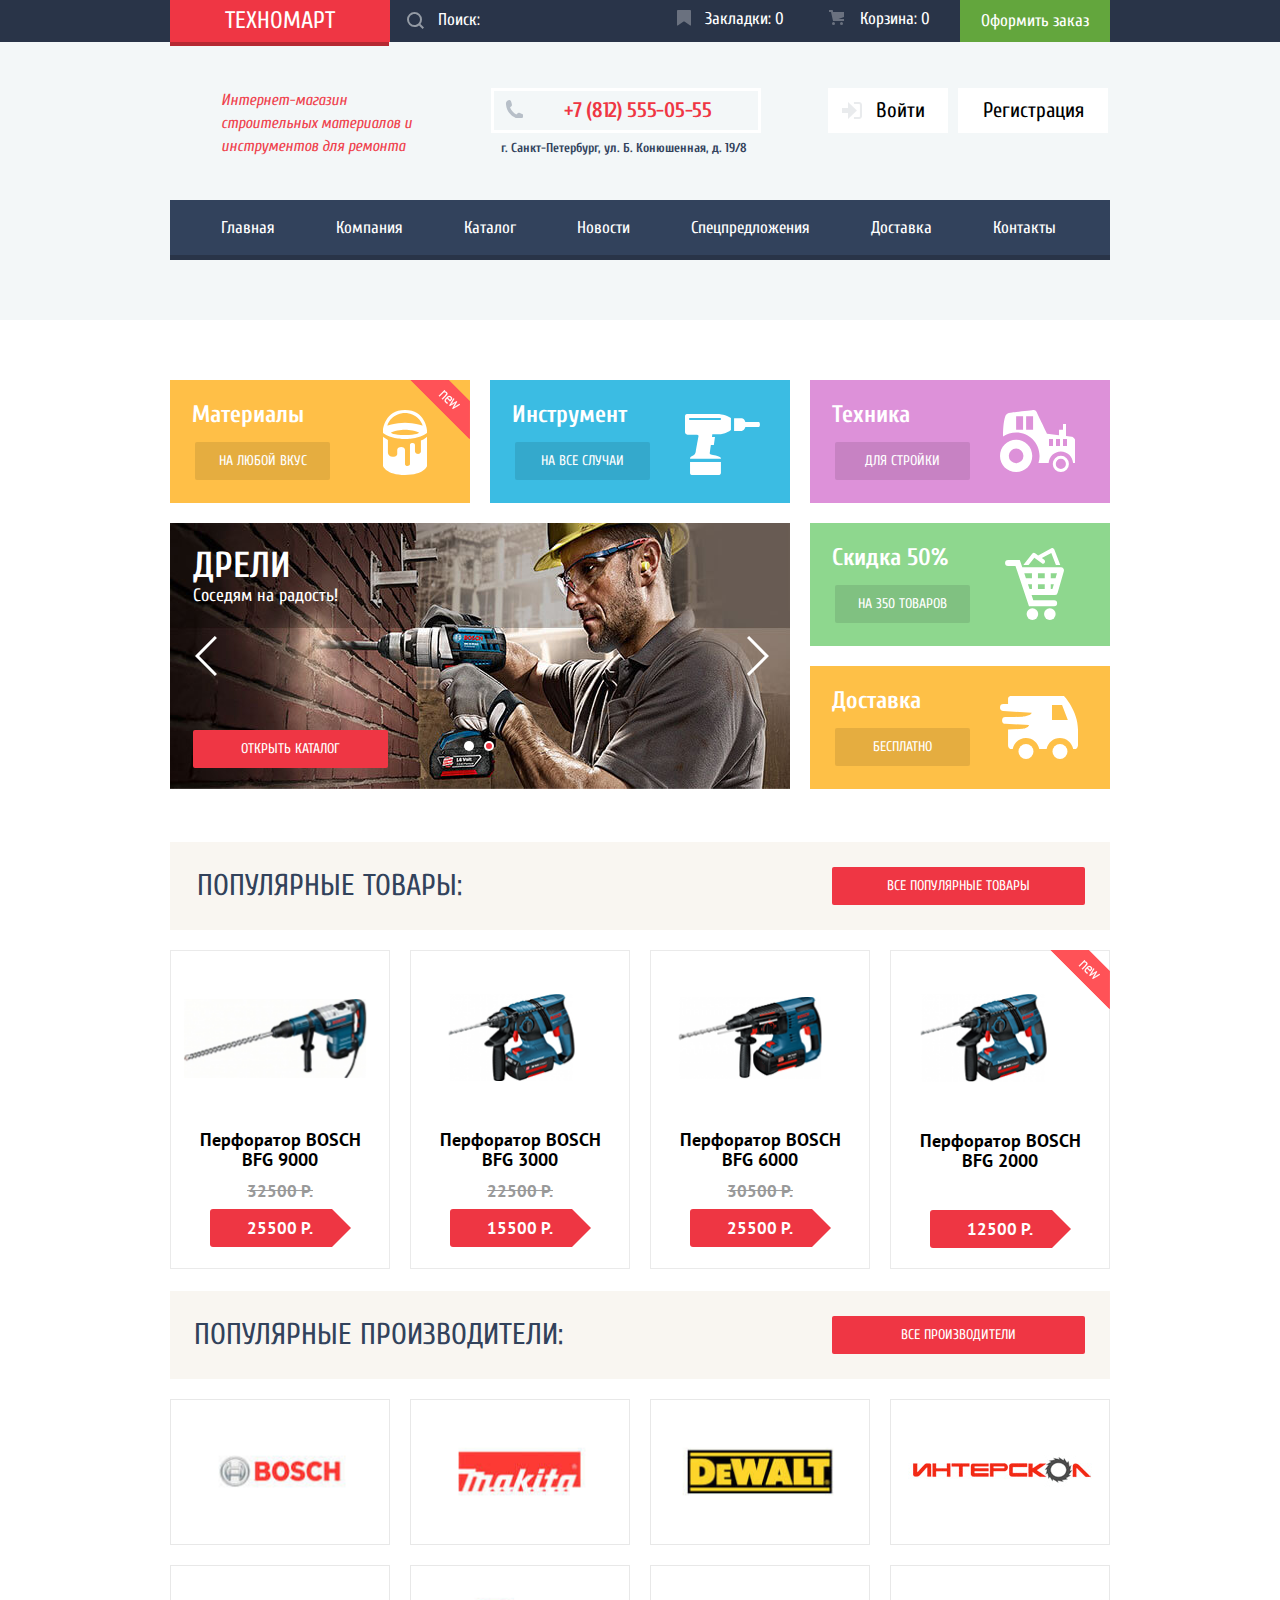
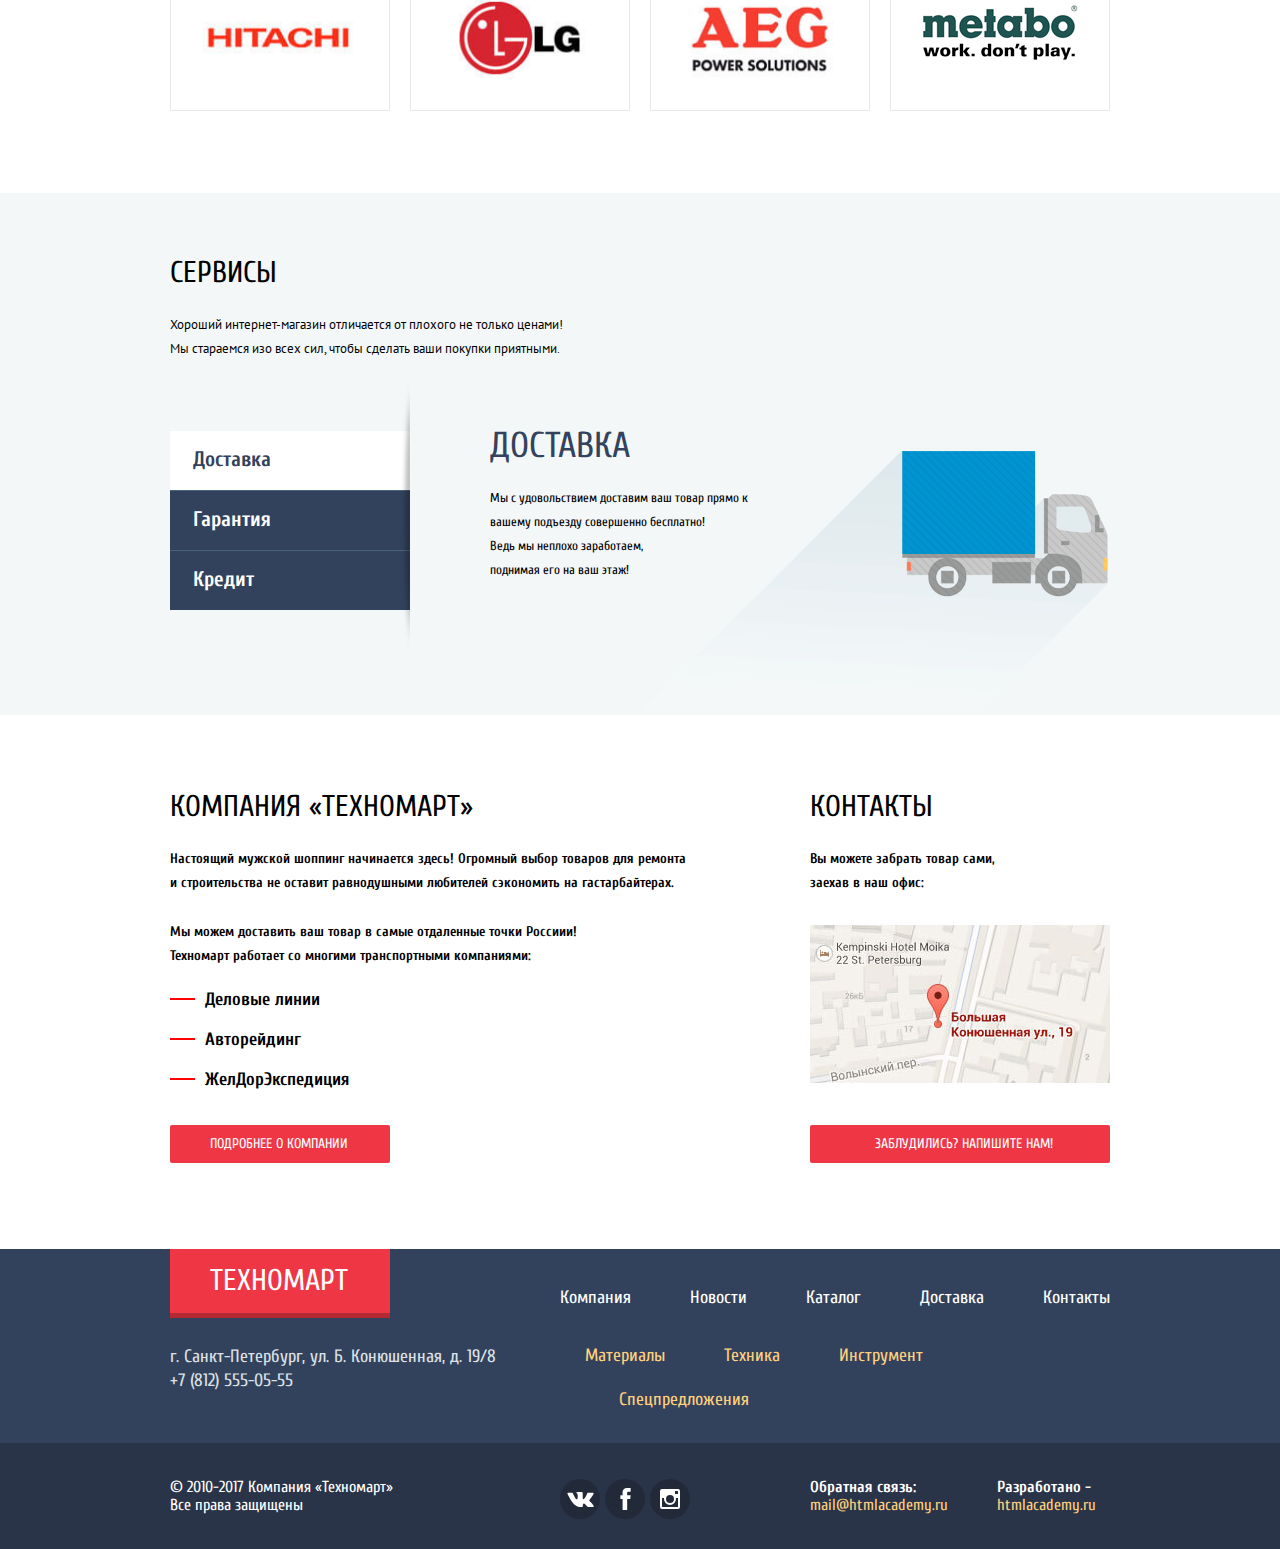
<file: index.html>
<!DOCTYPE html>
<html lang="ru">
<head>
	<meta charset="UTF-8">
	<title>Technomart</title>
	<link href="css/minnormalize.css" rel="stylesheet">
	<link href="css/minstyle.css" rel="stylesheet" >
</head>
<body>

  	<header class="main-header">
		
		<div class="main-header-wrapper">
			<div class="container">

			  	<section class="order-navigation">
			  		<a class="logo">Техномарт</a>

			  		<form action="#" method="post" class="search-form">
			  			<label for="search-request">
                			<span class="visually-hidden">Поиск по сайту:</span>
              			</label>
  						<input class="search-field" type="search" name="search-request" id="search-request" placeholder="Поиск:" autocomplete="on">
  						<button class="button visually-hidden" type="submit" value="Поиск" tabindex="-1">Поиск</button>

					</form>
					
					<a href="#" class="bookmarks">Закладки: 0</a>
					<a href="#" class="basket">Корзина: 0</a>
			  		<a href="#" class="order">Оформить заказ</a>
			  	</section>

			</div>
		</div>

		<div class="address-wrapper">
			<div class="container">	
				<section class="address">
					<h1>Интернет-магазин строительных материалов и инструментов для ремонта</h1>
					
					<div class="address-item">
						<p class="tel">+7 (812) 555-05-55</p>
						<span>г. Санкт-Петербург, ул. Б. Конюшенная, д. 19/8</span>
					</div>

					<button type=button class="enter">Войти</button>
					<button type=button class="registration">Регистрация</button>
				</section>	
			</div>			

		        <nav class="container main-navigation">
		        	<ul class="site-navigation">
		        		<li><a>Главная</a></li>
		        		<li><a href="#">Компания</a></li>
		        		<li><a href="catalog.html">Каталог</a></li>
		        		<li><a href="#">Новости</a></li>
		        		<li><a href="#">Спецпредложения</a></li>
		        		<li><a href="#">Доставка</a></li>
		        		<li><a href="#">Контакты</a></li>
		        	</ul>
		        </nav>

        </div>
		
  	</header>

	<main>
	
		<div class="container">
			<section class="description">

				<div class="description-items">
					<div class="description-item1">
						<h3>Материалы</h3>
						<a href="#">на любой вкус</a>
					</div>
					<div class="description-item2">
						<h3>Инструмент</h3>
						<a href="#">на все случаи</a>
					</div>
					<div class="description-item3">
						<h3>Техника</h3>
						<a href="#">для стройки</a>
					</div>
				</div>
				
				<div class="description-items-slider">
					<div class="description-right">
						<div class="description-item4">
							<h3>Скидка 50%</h3>
							<a href="#">на 350 товаров</a>
						</div>
						<div class="description-item5">
							<h3>Доставка</h3>
							<a href="#">бесплатно</a>
						</div>
					</div>
					
					
					<section class="slider">

						<button type="button" class="slider-button-left"></button>
						<button type="button" class="slider-button-right"></button>
						<ul class="slider-controls">
							<li>
								<input class="visually-hidden slider-circle" type="radio" name="slider-group" id="slide-first">
								<label for="slide-first"></label>
							</li>
							<li>
								<input class="visually-hidden slider-circle" type="radio" name="slider-group" id="slide-second" checked>
								<label for="slide-second"></label>
							</li>
						</ul>

						<a href="catalog.html" class="button">Открыть каталог</a>

						<div class="slide-first">
							<img src="img/slider1.jpg" alt="Экземпляр дрели" width="620" height="265">
							<div class="slider-item">
								<p>Дрели</p>
								<span>Соседям на радость!</span>
							</div>
						</div>

						<div class="slide-second">
							<img src="img/slider2.jpg" alt="Экземпляр перфоратора" width="620" height="265">	
							<div class="slider-item">
								<p>Перфораторы</p>
								<span>Настоящие мужские игрушки</span>
							</div>
						</div>
						
					</section>
										
				</div>

			</section>

			<section class="popular-products">

				<div class="popular-products-item">
					<h2>Популярные товары:</h2>
					<a href="#" class="button">Все популярные товары</a>
				</div>
				
				<div class="products-wrapper">
					<div class="product">
						<img class="img1" src="img/product1.png" alt="Перфоратор BOSCH BFG 9000" width="220" height="88">
						<p class="product-text">Перфоратор BOSCH BFG 9000</p>
						<div class="old-price">32500 Р.</div>
						<div class="new-price">25500 Р.</div>
						<div class="product-item">
							<button type="button" class="product-buy">Купить</button>
							<button type="button" class="product-bookmarks">В закладки</button>
						</div>
					</div>
					<div class="product">
						<img class="img2" src="img/product2.png" alt="Перфоратор BOSCH BFG 3000" width="220" height="88">
						<p class="product-text">Перфоратор BOSCH BFG 3000</p>
						<div class="old-price">22500 Р.</div>
						<div class="new-price">15500 Р.</div>
						<div class="product-item">
							<button type="button" class="product-buy">Купить</button>
							<button type="button" class="product-bookmarks">В закладки</button>
						</div>
					</div>
					<div class="product">
						<img class="img3" src="img/product3.png" alt="Перфоратор BOSCH BFG 6000" width="220" height="88">
						<p class="product-text">Перфоратор BOSCH BFG 6000</p>
						<div class="old-price">30500 Р.</div>
						<div class="new-price">25500 Р.</div>
						<div class="product-item">
							<button type="button" class="product-buy">Купить</button>
							<button type="button" class="product-bookmarks">В закладки</button>
						</div>
					</div>
					<div class="product new">
						<img class="img4" src="img/product4.png" alt="Перфоратор BOSCH BFG 2000" width="220" height="88">
						<p class="product-text">Перфоратор BOSCH BFG 2000</p>
						<div class="old-price hidden">32500 Р.</div>
						<div class="new-price">12500 Р.</div>
						<div class="product-item">
							<button type="button" class="product-buy">Купить</button>
							<button type="button" class="product-bookmarks">В закладки</button>
						</div>
					</div>

				</div>

			</section>

			<section class="popular-producers">
				
				<div class="popular-producers-item">
					<h2>Популярные производители:</h2>
					<a href="#" class="button">Все производители</a>
				</div>
				
				<div class="products-wrapper products-wrapper2">
					<a href="#"><img src="img/bosh.jpg" alt="BOSCH" width="220" height="145"></a>
					<a href="#"><img src="img/makita.jpg" alt="Makita" width="220" height="145"></a>
					<a href="#"><img src="img/dewalt.jpg" alt="DeWALT" width="220" height="145"></a>
					<a href="#"><img src="img/interscol.png" alt="Интерскол" width="220" height="145"></a>
					<a href="#"><img src="img/hitachi.jpg" alt="Hitachi" width="220" height="145"></a>
					<a href="#"><img src="img/lg.jpg" alt="LG" width="220" height="145"></a>
					<a href="#"><img src="img/aeg.jpg" alt="AEG" width="220" height="145"></a>
					<a href="#"><img src="img/metabo.png" alt="Metabo" width="220" height="145"></a>
					
				</div>

			</section>

		</div>
		
			<section class="service service-wrapper">
				<div class="container">
					<h3>Сервисы</h3>
					<p class="service-text">Хороший интернет-магазин отличается от плохого не только ценами!<br>
					   Мы стараемся изо всех сил, чтобы сделать ваши покупки приятными.</p>

					<div class="tabs"> 
						<input id="tab1" type="radio" name="tabs" checked> 
						<label for="tab1"><a class="tabs-text">Доставка</a></label>

						<input id="tab2" type="radio" name="tabs"> 
						<label for="tab2"><a class="tabs-text">Гарантия</a></label> 

						<input id="tab3" type="radio" name="tabs"> 
						<label class="tab3" for="tab3"><a class="tabs-text">Кредит</a></label> 
						
						<div id="content1" class="content content1"> 
							<h4>Доставка</h4>
							<p>Мы с удовольствием доставим ваш товар прямо к вашему подъезду совершенно бесплатно!<br>
							   Ведь мы неплохо заработаем,<br> поднимая его на ваш этаж!</p> 
						</div>

						<div id="content2" class="content content2"> 
							<h4>Гарантия</h4>
							<p>Если купленный у нас товар поломается или заискрит,<br>
							   а также в случае пожара, спровоцированного его возгаранием,
							   вы всегда можете быть уверены в нашей гарантии. Мы обменяем
							   сгоревший товар на новый.<br> Дом уж восстановите как-нибудь сами.</p>
						</div> 

						<div id="content3" class="content content3"> 
							<h4>Кредит</h4>
							<p class="service-list-text">Залезть в долговую яму стало проще!<br>
						   		Кредитные консультанты придут вам на помощь.</p>
						   	<a  href="#" class="service-button">Отправить заявку</a> 
						</div>
			
					</div>

				</div>
			</section>
			
			<div class="container">
				<div class="about-contacts">
					<section class="about-us">
						
						<h3>Компания «Техномарт»</h3>
						<p class="about-us-text1">Настоящий мужской шоппинг начинается здесь! Огромный выбор товаров для ремонта и строительства не оставит равнодушными любителей сэкономить на гастарбайтерах.</p>
						<p class="about-us-text2">Мы можем доставить ваш товар в самые отдаленные точки Россиии!
						  <br>Техномарт работает со многими транспортными компаниями:</p>
						<ul class="about-us-list">
							<li class="about-us-text3">Деловые линии</li>
							<li class="about-us-text3">Авторейдинг</li>
							<li class="about-us-text3">ЖелДорЭкспедиция</li>
						</ul>

						<a href="#" class="button">Подробнее о компании</a>

					</section>

					<section class="contacts">
						
						<h3>Контакты</h3>
						<p>Вы можете забрать товар сами, заехав в наш офис:</p>

						<a href="" class="contacts-map"><img src="img/small-map.jpg" alt="Адрес г.Санкт-Петербург, ул. Конюшенная, д. 19/8" width="300" height="160"></a>
						<a href="#" class="button contacts-button">Заблудились? Напишите нам!</a>
						
					</section>
				</div>
			</div>
	</main>

	<section class="navigation">
		<div class="container">
			<div class="navigation-items">
				<div class="navigation-item-left">
					<a class="logo">Техномарт</a>
					<p class="navigation-text">г. Санкт-Петербург, ул. Б. Конюшенная, д. 19/8<br>		
					   +7 (812) 555-05-55</p>
				</div>
				<div class="navigation-item-right">
					<div class="navigation-list">
						<ul class="navigation-list-top">
			        		<li><a href="#">Компания</a></li>
			        		<li><a href="#">Новости</a></li>
			        		<li><a href="catalog.html">Каталог</a></li>
			        		<li><a href="#">Доставка</a></li>
			        		<li><a href="#">Контакты</a></li>
			        	</ul>
			        	<ul class="navigation-list-bottom">
			        		<li><a href="#" class="orange">Материалы</a></li>
			        		<li><a href="#" class="orange">Техника</a></li>
			        		<li><a href="#" class="orange">Инструмент</a></li>
			        		<li><a href="#" class="orange">Спецпредложения</a></li>
			        	</ul>
		        	</div>
				</div>
			</div>
		</div>
	</section>

	<footer>
		<div class="container">
			<div class="footer-items">
				<p class="footer-left">&copy; 2010-2017 Компания «Техномарт»<br> Все права защищены</p>
				<ul>
					<li><a class="footer-social social-button" href="#">
						<span class="visually-hidden">Подписывайтесь на нас в Вконтакте</span>
						<svg xmlns="http://www.w3.org/2000/svg" width="27" height="15" viewBox="0 0 26.14 14.91">
      							<path d="M26 13.47l-.09-.17a13.55 13.55 0 0 0-2.6-3q-.87-.83-1.1-1.12A1 1 0 0 1 22 8a10.27 10.27 0 0 1 1.22-1.78l.88-1.16q2.35-3.13 2-4L26 .94a.8.8 0 0 0-.4-.22 2.14 2.14 0 0 0-.87 0h-3.92a.51.51 0 0 0-.27 0h-.3a.6.6 0 0 0-.15.14.93.93 0 0 0-.14.24 22.22 22.22 0 0 1-1.46 3.06q-.5.84-.93 1.46a7 7 0 0 1-.71.91 4.94 4.94 0 0 1-.52.47q-.23.18-.35.15l-.23-.05a.9.9 0 0 1-.31-.33 1.49 1.49 0 0 1-.16-.53v-.55-.65-.57-1.12-1-.75a3.14 3.14 0 0 0 0-.62 2.12 2.12 0 0 0-.14-.44.73.73 0 0 0-.28-.33 1.57 1.57 0 0 0-.46-.18A9 9 0 0 0 12.57 0a8.93 8.93 0 0 0-3.25.33 1.83 1.83 0 0 0-.52.41q-.25.3-.07.33a1.67 1.67 0 0 1 1.16.59l.08.16a2.6 2.6 0 0 1 .19.63 6.32 6.32 0 0 1 .12 1 10.59 10.59 0 0 1 0 1.7q-.07.71-.13 1.1a2.21 2.21 0 0 1-.18.64 2.69 2.69 0 0 1-.16.3l-.07.07a1 1 0 0 1-.37.07.86.86 0 0 1-.46-.19 3.27 3.27 0 0 1-.56-.52 7 7 0 0 1-.66-.93q-.37-.6-.76-1.42l-.22-.39q-.2-.38-.56-1.11t-.62-1.43A.9.9 0 0 0 5.2.9h-.07a.93.93 0 0 0-.22-.16A1.44 1.44 0 0 0 4.6.65L.87.68A1 1 0 0 0 .1.94L0 1a.44.44 0 0 0 0 .22 1.08 1.08 0 0 0 .08.37Q.9 3.53 1.86 5.31t1.66 2.87Q4.23 9.27 5 10.24t1 1.24l.37.41.34.33a8.06 8.06 0 0 0 1 .78 16.34 16.34 0 0 0 1.4.9 7.6 7.6 0 0 0 1.79.72 6.19 6.19 0 0 0 2 .22h1.57a1.08 1.08 0 0 0 .72-.3l.05-.07a.9.9 0 0 0 .1-.25 1.38 1.38 0 0 0 0-.37 4.48 4.48 0 0 1 .09-1.05 2.77 2.77 0 0 1 .23-.71 1.74 1.74 0 0 1 .29-.4 1.19 1.19 0 0 1 .23-.2h.11a.86.86 0 0 1 .77.21 4.52 4.52 0 0 1 .83.79q.39.47.93 1.05a6.41 6.41 0 0 0 1 .87l.27.16a3.31 3.31 0 0 0 .71.3 1.53 1.53 0 0 0 .76.07l3.48-.05a1.58 1.58 0 0 0 .8-.17.68.68 0 0 0 .34-.37 1.06 1.06 0 0 0 0-.46 1.71 1.71 0 0 0-.1-.36z" fill="#fff">
     							</path>
    					</svg></a>
					</li>
					<li><a class="footer-social social-button" href="#">
					        <svg xmlns="http://www.w3.org/2000/svg" width="19" height="22" viewBox="0 0 10.15 21.74">
						        <path d="M3.34 1.12A4.77 4.77 0 0 1 6.53 0h3.61v3.81H7.81a1.07 1.07 0 0 0-1.09.83v2.55h3.42c-.08 1.23-.24 2.45-.41 3.67h-3v10.87H2.21V10.86H0V7.21h2.19V3.66a3.83 3.83 0 0 1 1.15-2.54z" fill="#fff"/>
					        </svg></a>
					</li>
					<li><a class="footer-social social-button" href="#">
						<span class="visually-hidden">Смотрите нас в Инстаграме</span>
						<svg xmlns="http://www.w3.org/2000/svg" width="20" height="20" viewBox="0 0 20 20">
							<path d="M18 0H2a2 2 0 0 0-2 2v16a2 2 0 0 0 2 2h16a2 2 0 0 0 2-2V2a2 2 0 0 0-2-2zm-8 6a4 4 0 1 1-4 4 4 4 0 0 1 4-4zM2.5 18a.47.47 0 0 1-.5-.5V9h2.1a3.4 3.4 0 0 0-.1 1 6 6 0 1 0 12 0 3.4 3.4 0 0 0-.1-1H18v8.5a.47.47 0 0 1-.5.5zM18 4.5a.47.47 0 0 1-.5.5h-2a.47.47 0 0 1-.5-.5v-2a.47.47 0 0 1 .5-.5h2a.47.47 0 0 1 .5.5z" fill="#fff">
							</path>
        				</svg></a>
					</li>
		        </ul>
		        <div class="footer-copyright">
		        	<div class="footer-copyright-left">
						<b>Обратная связь:</b> 
						<a class="button-footer" href="https://htmlacademy.ru">mail@htmlacademy.ru</a>
					</div>
					<div class="footer-copyright-right">
				        <b>Разработано -</b> 
				        <a class="button-footer" href="https://htmlacademy.ru/intensive/htmlcss">htmlacademy.ru</a>
				    </div>
		      	</div>
	      	</div>
		</div>
	</footer>

	<section class="modal modal-login">
		<form class="login-form" action="https://echo.htmlacademy.ru" method="post">
			
			<div class="modal-item">
				<p class="modal-text"><label class="user-login" for="user-login">Ваше имя:</label>
	      		<input class="login-icon-user" id="user-login" type="text" name="login" placeholder="Имя Фамилия"></p>

	      		<p class="modal-text"><label class="" for="user-e-mail">Ваш e-mail:</label>
	      		<input class="login-icon-e-mail" id="user-e-mail" type="email" name="e-mail" placeholder="email@example.com"></p>
			</div>

      		<p class="user-text"><label for="user-text">Текст письма:</label></p>
      		<textarea name="user-text" id="user-text" placeholder="В свободной форме"></textarea>

      		
      		<div class="modal-footer">
      			<button class="modal-send" type="submit">Отправить</button>
      		</div>
      		
      	</form>
  		<button class="modal-close" type="button">Закрыть</button>
	</section>

	<section class="modal-map">
		<div class="modal-map-item">
			<iframe src="https://www.google.com/maps/embed?pb=!1m18!1m12!1m3!1d1998.6036253002735!2d30.3208587156073!3d59.938719169054785!2m3!1f0!2f0!3f0!3m2!1i1024!2i768!4f13.1!3m3!1m2!1s0x4696310fca145cc1%3A0x42b32648d8238007!2z0JHQvtC70YzRiNCw0Y8g0JrQvtC90Y7RiNC10L3QvdCw0Y8g0YPQuy4sIDE5LzgsINCh0LDQvdC60YIt0J_QtdGC0LXRgNCx0YPRgNCzLCAxOTExODY!5e0!3m2!1sru!2sru!4v1536137080177" width="940" height="450" style="border:0" allowfullscreen></iframe>
			<img src="img/map.jpg" alt="Адрес на карте г.Санкт-Петербург, ул. Конюшенная, д. 19/8" width="940" height="450">
			<button class="modal-map-close" type="button">Закрыть</button>
		</div>
	</section>

	<section class="modal-buy">

		<h3>Товар добавлен в корзину!</h3>
		<button class="modal-buy-close" type="button">Закрыть</button>
		
		<div class="modal-buy-item">
			<a class="left-button">Оформить заказ</a>
			<a class="right-button">Продолжить покупки</a>
		</div>
		
	</section>

	
	<script src="js/minpopap.js"></script>

  </body>
</html>
</file>
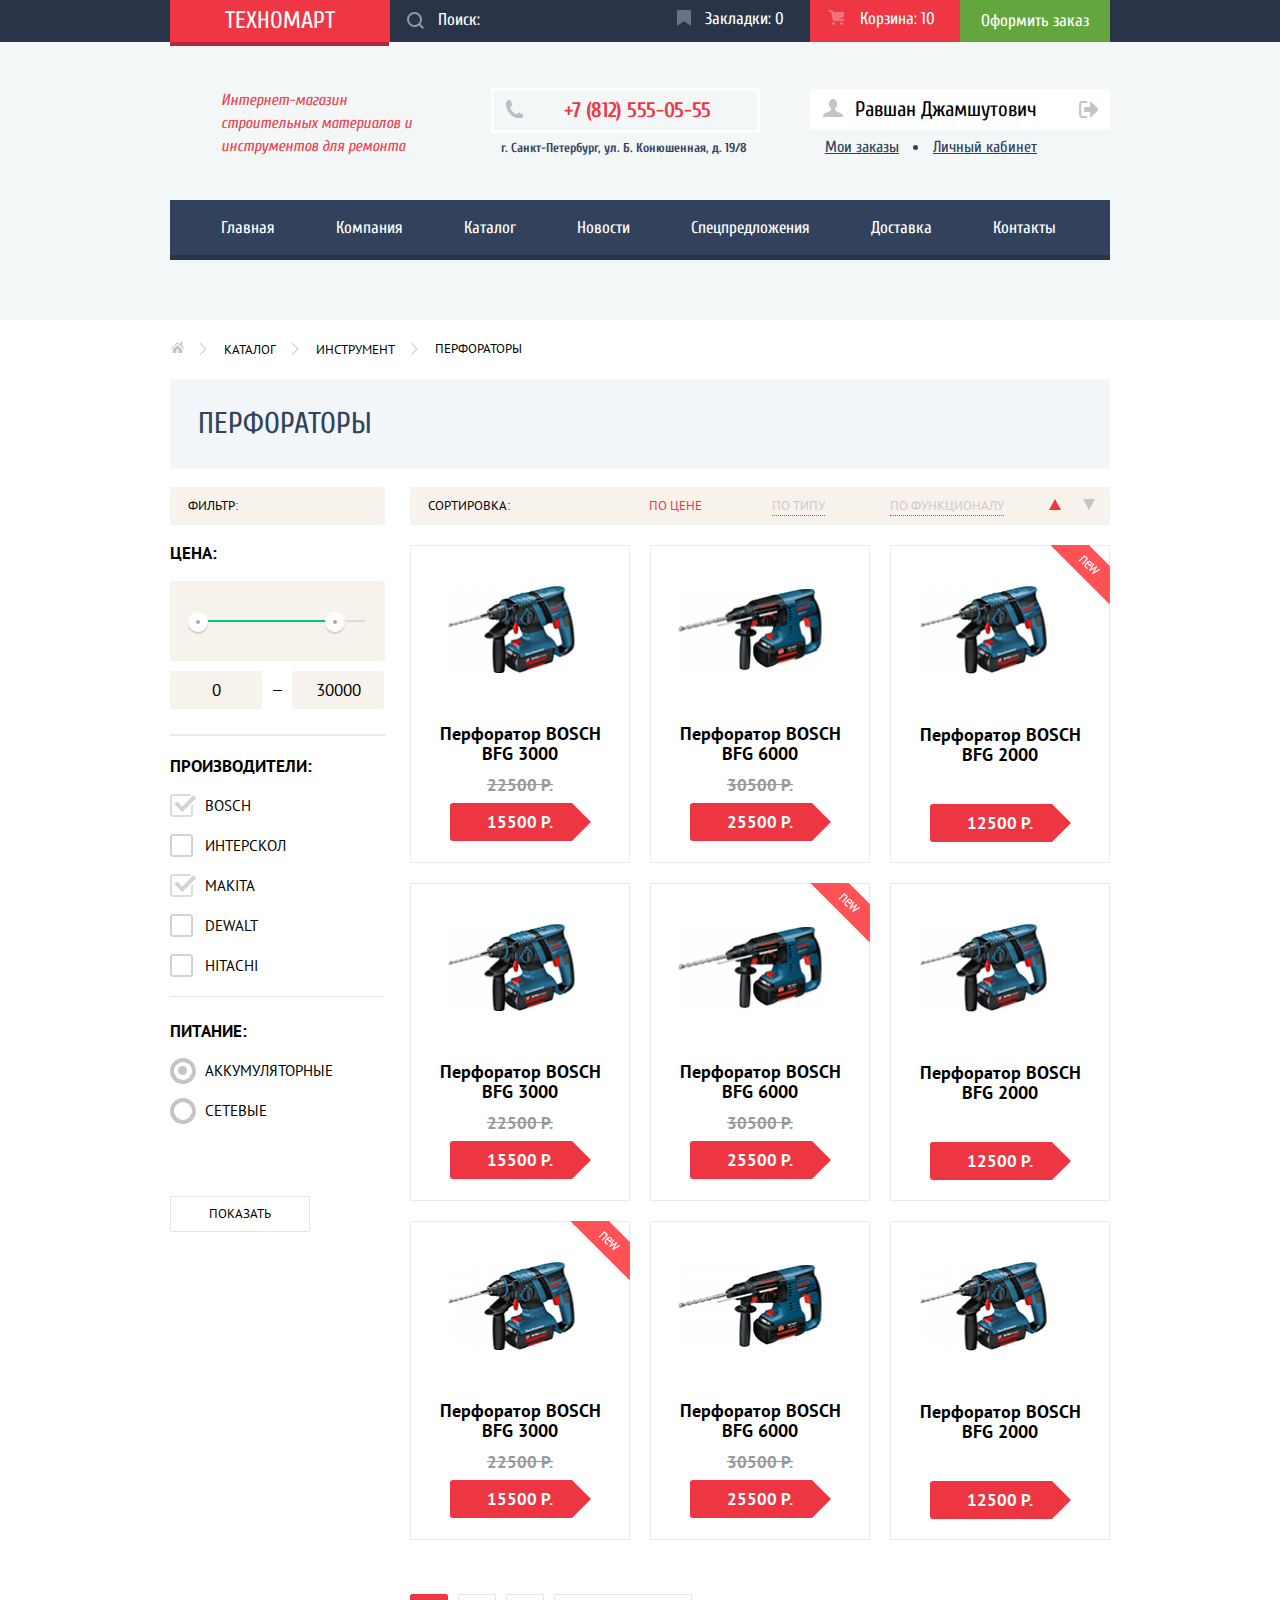
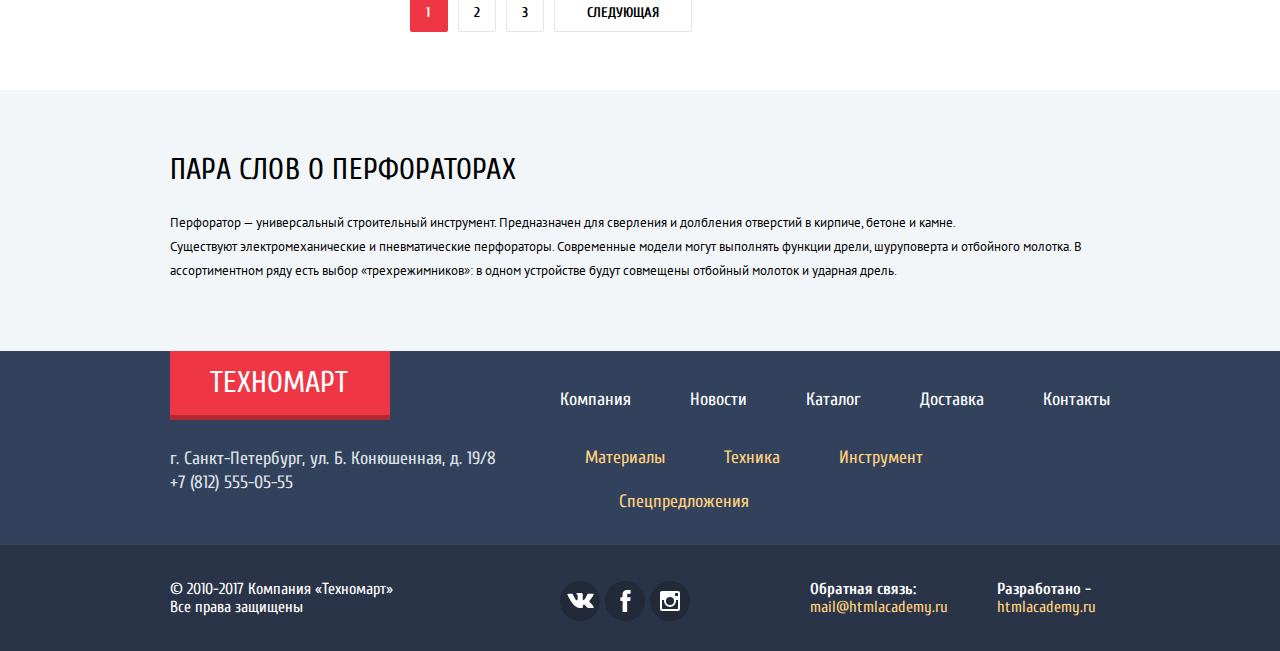
<file: catalog.html>
<!DOCTYPE html>
<html lang="ru">
<head>
	<meta charset="UTF-8">
	<title>Technomart</title>
    <link href="css/minnormalize.css" rel="stylesheet">
    <link href="css/minstyle.css" rel="stylesheet" >
</head>
<body>

	<header class="main-header">
		
		<div class="main-header-wrapper">
			<div class="container">

			  	<section class="order-navigation">
			  		<a href="index.html" class="logo">Техномарт</a>

			  		<form action="#" method="post" class="search-form">
			  			<label for="search-request">
                			<span class="visually-hidden">Поиск по сайту:</span>
              			</label>
  						<input class="search-field" type="search" name="search-request" id="search-request" placeholder="Поиск:" autocomplete="on">
  						<button class="button visually-hidden" type="submit" value="Поиск" tabindex="-1">Поиск</button>

					</form>
					
					<a class="bookmarks">Закладки: 0</a>
					<a class="basket basket-catalog">Корзина: 10</a>
			  		<a href="#" class="order">Оформить заказ</a>
			  	</section>

			</div>
		</div>

		<div class="address-wrapper">
			<div class="container">	
				<section class="address">
					<h1>Интернет-магазин строительных материалов и инструментов для ремонта</h1>
					
					<div class="address-item address-item-catalog">
						<p class="tel">+7 (812) 555-05-55</p>
						<span>г. Санкт-Петербург, ул. Б. Конюшенная, д. 19/8</span>
					</div>

					<div class="address-right">
						<div class="address-text">
							<a class="address-right-user" href="">Равшан Джамшутович</a>
							<a class="address-right-close" href=""></a>
						</div>
						<a class="address-text-footer" href="#">Мои заказы</a>
						<a class="address-text-footer" href="#">Личный кабинет</a>
					</div>
				</section>	
			</div>
		
			<div class="container">

		        <nav class="main-navigation">
		        	<ul class="site-navigation">
		        		<li><a href="index.html">Главная</a></li>
		        		<li><a href="#">Компания</a></li>
		        		<li><a>Каталог</a></li>
		        		<li><a href="#">Новости</a></li>
		        		<li><a href="#">Спецпредложения</a></li>
		        		<li><a href="#">Доставка</a></li>
		        		<li><a href="#">Контакты</a></li>
		        	</ul>
		        </nav>

	        </div>

        </div>

  	</header>

	<main class="container">
		
		<ul class="breadcrumbs">
	        <li class="breadcrumbs-item"><a class="breadcrumbs-home" href="index.html"><img src="img/icon-home.svg" alt="Главная" width="14" height="14"></a></li>
	        <li class="breadcrumbs-item"><a>Каталог</a></li>
	        <li class="breadcrumbs-item"><a href="#">Инструмент</a></li>
	        <li class="breadcrumbs-current">Перфораторы</li>
      	</ul>
		
		<h2 class="instrument-text">Перфораторы</h2>
		
		<div class="catalog-item">

			<section class="filters">
		        
		        <form method="get" action="https://echo.htmlacademy.ru" class="filter">
		        	<p class="filter-text1">Фильтр:</p>
		        	
		        	<div class="filter-item filter-item1"><p class="filter-text">Цена:</p>

		        		<div class="range-filter">
            				<div class="range-controls">
								<div class="scale">
					            	<div class="bar"></div>
					            </div>
					            <div class="toggle toggle-min"></div>
            					<div class="toggle toggle-max"></div>
          					</div>

          					<div class="price-controls">
								<label class="min-price"><input name="min-price" type="text" value="0"></label>
            					<label class="max-price"><input name="max-price" type="text" value="30000"></label>
          					</div>
        				</div>

		        	</div>

		        	<div class="filter-item filter-item2">Производители:</div>
				        <ul class="filter-list">
				          <li>
				            <input class="visually-hidden filter-input filter-input-checkbox" type="checkbox" name="bosch" id="bosch" checked>
				            <label for="bosch">Bosch</label>
				          </li>
				          <li>
				            <input class="visually-hidden filter-input filter-input-checkbox" type="checkbox" name="interscol" id="interscol">
				            <label for="interscol">Интерскол</label>
				          </li>
				          <li>
				            <input class="visually-hidden filter-input filter-input-checkbox" type="checkbox" name="makita" id="makita" checked>
				            <label for="makita">Makita</label>
				          </li>
				          <li>
				            <input class="visually-hidden filter-input filter-input-checkbox" type="checkbox" name="dewalt" id="dewalt">
				            <label for="dewalt">Dewalt</label>
				          </li>
				          <li>
				            <input class="visually-hidden filter-input filter-input-checkbox" type="checkbox" name="hitachi" id="hitachi">
				            <label for="hitachi">Hitachi</label>
				          </li>
				        </ul>
						
				        <div class="filter-item filter-item3">Питание:</div>

				       	<ul class="filter-list2">
				       		<li>
				      			<input class="visually-hidden filter-input filter-input-radio" type="radio" name="product-group" id="battery" checked>
		    					<label for="battery">Аккумуляторные</label>
		    				</li>
		  					<li>
		      					<input class="visually-hidden filter-input filter-input-radio" type="radio" name="product-group" id="network">
		    					<label for="network">Сетевые</label>
		    				</li>
		    			</ul>

	    				<button type="submit" class="filter-button">Показать</button>
		        </form>
		        
	      	</section>

	      	<section class="catalog">

	      	 	<div class="sorting">
		        	<p>Сортировка:</p>
		        	<a href="#" class="sorting-text1 sorting-active">По цене</a>
		        	<a href="#" class="sorting-text2">По типу</a>
		        	<a href="#" class="sorting-text3">По функционалу</a>
		        	<a href="#" class="sorting-up">
		        		<span class="visually-hidden">Упорядочить по возрастанию</span>
		        	</a>
		        	<a href="#" class="sorting-down">
		        		<span class="visually-hidden">Упорядочить по убыванию</span>
		        	</a>
		        </div>

		        <div class="catalog-product-item">
		      		<div class="catalog-product">
						<img class="img1" src="img/product2.png" alt="Перфоратор BOSH BFG 3000" width="220" height="88">
						<p class="product-text">Перфоратор BOSCH BFG 3000</p>
						<div class="old-price">22500 Р.</div>
						<div class="new-price">15500 Р.</div>
						<div class="product-item">
							<button type="button" class="product-buy catalog-buy">Купить</button>
							<button type="button" class="product-bookmarks">В закладки</button>
						</div>
					</div>
					<div class="catalog-product">
						<img class="img2" src="img/product3.png" alt="Перфоратор BOSH BFG 6000" width="220" height="88">
						<p class="product-text">Перфоратор BOSCH BFG 6000</p>
						<div class="old-price">30500 Р.</div>
						<div class="new-price">25500 Р.</div>
						<div class="product-item">
							<button type="button" class="product-buy catalog-buy">Купить</button>
							<button type="button" class="product-bookmarks">В закладки</button>
						</div>
					</div>
					<div class="catalog-product new">
						<img class="img3" src="img/product4.png" alt="Перфоратор BOSH BFG 2000" width="220" height="88">
						<p class="product-text">Перфоратор BOSCH BFG 2000</p>
						<div class="old-price hidden">32500 Р.</div>
						<div class="new-price">12500 Р.</div>
						<div class="product-item">
							<button type="button" class="product-buy catalog-buy">Купить</button>
							<button type="button" class="product-bookmarks">В закладки</button>
						</div>
					</div>
					
					<div class="catalog-product">
						<img class="img1" src="img/product2.png" alt="Перфоратор BOSH BFG 3000" width="220" height="88">
						<p class="product-text">Перфоратор BOSCH BFG 3000</p>
						<div class="old-price">22500 Р.</div>
						<div class="new-price">15500 Р.</div>
						<div class="product-item">
							<button type="button" class="product-buy catalog-buy">Купить</button>
							<button type="button" class="product-bookmarks">В закладки</button>
						</div>
					</div>
					<div class="catalog-product new">
						<img class="img2" src="img/product3.png" alt="Перфоратор BOSH BFG 6000" width="220" height="88">
						<p class="product-text">Перфоратор BOSCH BFG 6000</p>
						<div class="old-price">30500 Р.</div>
						<div class="new-price">25500 Р.</div>
						<div class="product-item">
							<button type="button" class="product-buy catalog-buy">Купить</button>
							<button type="button" class="product-bookmarks">В закладки</button>
						</div>
					</div>
					<div class="catalog-product">
						<img class="img3" src="img/product4.png" alt="Перфоратор BOSH BFG 2000" width="220" height="88">
						<p class="product-text">Перфоратор BOSCH BFG 2000</p>
						<div class="old-price hidden">32500 Р.</div>
						<div class="new-price">12500 Р.</div>
						<div class="product-item">
							<button type="button" class="product-buy catalog-buy">Купить</button>
							<button type="button" class="product-bookmarks">В закладки</button>
						</div>
					</div>

					<div class="catalog-product new">
						<img class="img1" src="img/product2.png" alt="Перфоратор BOSH BFG 3000" width="220" height="88">
						<p class="product-text">Перфоратор BOSCH BFG 3000</p>
						<div class="old-price">22500 Р.</div>
						<div class="new-price">15500 Р.</div>
						<div class="product-item">
							<button type="button" class="product-buy catalog-buy">Купить</button>
							<button type="button" class="product-bookmarks">В закладки</button>
						</div>
					</div>
					<div class="catalog-product">
						<img class="img2" src="img/product3.png" alt="Перфоратор BOSH BFG 6000" width="220" height="88">
						<p class="product-text">Перфоратор BOSCH BFG 6000</p>
						<div class="old-price">30500 Р.</div>
						<div class="new-price">25500 Р.</div>
						<div class="product-item">
							<button type="button" class="product-buy catalog-buy">Купить</button>
							<button type="button" class="product-bookmarks">В закладки</button>
						</div>
					</div>
					<div class="catalog-product">
						<img class="img3" src="img/product4.png" alt="Перфоратор BOSH BFG 2000" width="220" height="88">
						<p class="product-text">Перфоратор BOSCH BFG 2000</p>
						<div class="old-price hidden">32500 Р.</div>
						<div class="new-price">12500 Р.</div>
						<div class="product-item">
							<button type="button" class="product-buy catalog-buy">Купить</button>
							<button type="button" class="product-bookmarks">В закладки</button>
						</div>
					</div>					
					
				</div>

				<ul class="pagination-list">
		          	<li class="pagination-item"><a class="pagination-item-current">1</a></li>
		          	<li class="pagination-item"><a href="#">2</a></li>
		          	<li class="pagination-item"><a href="#">3</a></li>
		          	<li class="pagination-item"><a class="pagination-item-last" href="#">Следующая</a></li>
		        </ul>

	      	</section>
	    </div>

	</main>		

		<div class="catalog-wrapper">
			<div class="container">
				<section class="catalog-description">
			      	<h3>Пара слов о перфораторах</h3>
			      	<p>Перфоратор — универсальный строительный инструмент. Предназначен для сверления и долбления отверстий в кирпиче, бетоне и камне. <br>
			      	Существуют электромеханические и пневматические перфораторы. Современные модели могут выполнять функции дрели, шуруповерта и отбойного
					молотка. В ассортиментном ряду есть выбор «трехрежимников»: в одном устройстве будут совмещены отбойный молоток и ударная дрель.</p>
				</section>
			</div>
		</div>
		

	

	<section class="navigation">
		<div class="container">
			<div class="navigation-items">
				<div class="navigation-item-left">
					<a class="logo" href="index.html">Техномарт</a>
					<p class="navigation-text">г. Санкт-Петербург, ул. Б. Конюшенная, д. 19/8<br>		
					   +7 (812) 555-05-55</p>
				</div>
				<div class="navigation-item-right">
					<div class="navigation-list">
						<ul class="navigation-list-top">
			        		<li><a href="#">Компания</a></li>
			        		<li><a href="#">Новости</a></li>
			        		<li><a href="catalog.html">Каталог</a></li>
			        		<li><a href="#">Доставка</a></li>
			        		<li><a href="#">Контакты</a></li>
			        	</ul>
			        	<ul class="navigation-list-bottom">
			        		<li><a href="#" class="orange">Материалы</a></li>
			        		<li><a href="#" class="orange">Техника</a></li>
			        		<li><a href="#" class="orange">Инструмент</a></li>
			        		<li><a href="#" class="orange">Спецпредложения</a></li>
			        	</ul>
		        	</div>
				</div>
			</div>
		</div>
	</section>

	<footer>
		<div class="container">
			<div class="footer-items">
				<p class="footer-left">&copy; 2010-2017 Компания «Техномарт» Все права защищены</p>
				<ul>
					<li><a class="footer-social social-button" href="#">
						<span class="visually-hidden">Подписывайтесь на нас в Вконтакте</span>
						<svg xmlns="http://www.w3.org/2000/svg" width="27" height="15" viewBox="0 0 26.14 14.91">
      							<path d="M26 13.47l-.09-.17a13.55 13.55 0 0 0-2.6-3q-.87-.83-1.1-1.12A1 1 0 0 1 22 8a10.27 10.27 0 0 1 1.22-1.78l.88-1.16q2.35-3.13 2-4L26 .94a.8.8 0 0 0-.4-.22 2.14 2.14 0 0 0-.87 0h-3.92a.51.51 0 0 0-.27 0h-.3a.6.6 0 0 0-.15.14.93.93 0 0 0-.14.24 22.22 22.22 0 0 1-1.46 3.06q-.5.84-.93 1.46a7 7 0 0 1-.71.91 4.94 4.94 0 0 1-.52.47q-.23.18-.35.15l-.23-.05a.9.9 0 0 1-.31-.33 1.49 1.49 0 0 1-.16-.53v-.55-.65-.57-1.12-1-.75a3.14 3.14 0 0 0 0-.62 2.12 2.12 0 0 0-.14-.44.73.73 0 0 0-.28-.33 1.57 1.57 0 0 0-.46-.18A9 9 0 0 0 12.57 0a8.93 8.93 0 0 0-3.25.33 1.83 1.83 0 0 0-.52.41q-.25.3-.07.33a1.67 1.67 0 0 1 1.16.59l.08.16a2.6 2.6 0 0 1 .19.63 6.32 6.32 0 0 1 .12 1 10.59 10.59 0 0 1 0 1.7q-.07.71-.13 1.1a2.21 2.21 0 0 1-.18.64 2.69 2.69 0 0 1-.16.3l-.07.07a1 1 0 0 1-.37.07.86.86 0 0 1-.46-.19 3.27 3.27 0 0 1-.56-.52 7 7 0 0 1-.66-.93q-.37-.6-.76-1.42l-.22-.39q-.2-.38-.56-1.11t-.62-1.43A.9.9 0 0 0 5.2.9h-.07a.93.93 0 0 0-.22-.16A1.44 1.44 0 0 0 4.6.65L.87.68A1 1 0 0 0 .1.94L0 1a.44.44 0 0 0 0 .22 1.08 1.08 0 0 0 .08.37Q.9 3.53 1.86 5.31t1.66 2.87Q4.23 9.27 5 10.24t1 1.24l.37.41.34.33a8.06 8.06 0 0 0 1 .78 16.34 16.34 0 0 0 1.4.9 7.6 7.6 0 0 0 1.79.72 6.19 6.19 0 0 0 2 .22h1.57a1.08 1.08 0 0 0 .72-.3l.05-.07a.9.9 0 0 0 .1-.25 1.38 1.38 0 0 0 0-.37 4.48 4.48 0 0 1 .09-1.05 2.77 2.77 0 0 1 .23-.71 1.74 1.74 0 0 1 .29-.4 1.19 1.19 0 0 1 .23-.2h.11a.86.86 0 0 1 .77.21 4.52 4.52 0 0 1 .83.79q.39.47.93 1.05a6.41 6.41 0 0 0 1 .87l.27.16a3.31 3.31 0 0 0 .71.3 1.53 1.53 0 0 0 .76.07l3.48-.05a1.58 1.58 0 0 0 .8-.17.68.68 0 0 0 .34-.37 1.06 1.06 0 0 0 0-.46 1.71 1.71 0 0 0-.1-.36z" fill="#fff">
     							</path>
    					</svg></a>
					</li>
					<li><a class="footer-social social-button" href="#">
					        <svg xmlns="http://www.w3.org/2000/svg" width="19" height="22" viewBox="0 0 10.15 21.74">
						        <path d="M3.34 1.12A4.77 4.77 0 0 1 6.53 0h3.61v3.81H7.81a1.07 1.07 0 0 0-1.09.83v2.55h3.42c-.08 1.23-.24 2.45-.41 3.67h-3v10.87H2.21V10.86H0V7.21h2.19V3.66a3.83 3.83 0 0 1 1.15-2.54z" fill="#fff"/>
					        </svg></a>
					</li>
					<li><a class="footer-social social-button" href="#">
						<span class="visually-hidden">Смотрите нас в Инстаграме</span>
						<svg xmlns="http://www.w3.org/2000/svg" width="20" height="20" viewBox="0 0 20 20">
							<path d="M18 0H2a2 2 0 0 0-2 2v16a2 2 0 0 0 2 2h16a2 2 0 0 0 2-2V2a2 2 0 0 0-2-2zm-8 6a4 4 0 1 1-4 4 4 4 0 0 1 4-4zM2.5 18a.47.47 0 0 1-.5-.5V9h2.1a3.4 3.4 0 0 0-.1 1 6 6 0 1 0 12 0 3.4 3.4 0 0 0-.1-1H18v8.5a.47.47 0 0 1-.5.5zM18 4.5a.47.47 0 0 1-.5.5h-2a.47.47 0 0 1-.5-.5v-2a.47.47 0 0 1 .5-.5h2a.47.47 0 0 1 .5.5z" fill="#fff">
							</path>
        				</svg></a>
					</li>
		        </ul>
		        
		        <div class="footer-copyright">
		        	<div class="footer-copyright-left">
						<b>Обратная связь:</b> 
						<a class="button-footer" href="https://htmlacademy.ru">mail@htmlacademy.ru</a>
					</div>
					<div class="footer-copyright-right">
				        <b>Разработано -</b> 
				        <a class="button-footer" href="https://htmlacademy.ru/intensive/htmlcss">htmlacademy.ru</a>
				    </div>
				</div>
		      	
	      	</div>
		</div>
	</footer>

	<section class="modal-buy">

		<h3>Товар добавлен в корзину!</h3>
		<button class="modal-buy-close" type="button">Закрыть</button>
		
		<div class="modal-buy-item">
			<a class="left-button">Оформить заказ</a>
			<a class="right-button">Продолжить покупки</a>
		</div>
		
	</section>

	
	
	<script src="js/minpopap-buy.js"></script> 
	
</body>
</html>
</file>
<file: css/minstyle.css>
@import "https://fonts.googleapis.com/css?family=Cuprum:400,400i,700|PT+Sans:400,700&subset=cyrillic";body{margin:0;padding:0;font-family:"Cuprum",Arial,sans-serif;font-size:14px;line-height:18px;font-weight:400;-webkit-box-sizing:border-box;box-sizing:border-box}a{text-decoration:none}img{max-width:100%;height:auto}.visually-hidden:not(:focus):not(:active),input[type="checkbox"].visually-hidden,input[type="radio"].visually-hidden{position:absolute;width:1px;height:1px;margin:-1px;border:0;padding:0;white-space:nowrap;-webkit-clip-path:inset(100%);clip-path:inset(100%);clip:rect(0 0 0 0);overflow:hidden}main{display:block}.main-header{margin-bottom:60px}.main-header-wrapper{background-color:#293448}.container{width:940px;margin:0 auto;padding:0 10px}.order-navigation{display:-webkit-box;display:-ms-flexbox;display:flex;background-color:#293448;color:#fff;margin:0}.order-navigation a{display:block}.order-navigation .logo{position:relative;font-size:24px;line-height:24px;color:#fff;background-color:#EF3644;padding:9px 55px;cursor:pointer;text-transform:uppercase}.order-navigation .logo::before{content:"";position:absolute;width:219px;height:4px;bottom:-4px;left:0;background-color:#B52932}.order-navigation .logo:hover,.order-navigation .logo:focus{background-color:#C92C37}.order-navigation .logo:active{background-color:#BA2632}.order-navigation a{font-size:17px;line-height:18px;background-color:#293448;color:#fff;border:none;cursor:pointer}.order-navigation .basket{position:relative;padding:10px 0;padding-left:50px;padding-right:30px;display:block}.order-navigation .bookmarks{position:relative;padding:10px 0;padding-left:45px;padding-right:26px;display:block}.order-navigation .bookmarks::before{content:"";position:absolute;width:18px;height:18px;left:17px;background-image:url(../img/icon-bookmark.svg);background-repeat:no-repeat;background-position:0 0;opacity:.3}.order-navigation .basket::before{content:"";position:absolute;width:18px;height:18px;left:19px;background-image:url(../img/icon-cart.svg);background-repeat:no-repeat;background-position:0 0;opacity:.3}.order-navigation .bookmarks:hover::before,.order-navigation .basket:hover::before,.order-navigation .bookmarks:focus::before,.order-navigation .basket:focus::before{opacity:1}.order-navigation .bookmarks:active::before,.order-navigation .basket:active::before{opacity:.5}.order-navigation button:active{background-color:#161C28;color:#B7BBBE}.order-navigation-item{display:-webkit-box;display:-ms-flexbox;display:flex}.order-navigation-item2{display:-webkit-box;display:-ms-flexbox;display:flex}.order-navigation .order{font-size:17px;line-height:18px;background-color:#63A63D;color:#fff;padding:12px 21px}.order-navigation .order:hover,.order-navigation .order:focus{background-color:#5FBA2E}.order-navigation .order:active{background-color:#518533;color:#B7BBBE}.search-form input[type=search]{-webkit-box-sizing:border-box;box-sizing:border-box;font-size:17px;line-height:18px;width:270px;background-color:#293449;background-image:url(../img/icon-search-gray.svg);background-repeat:no-repeat;background-position:17px 12px;border:none;-webkit-transition:background .15s;-o-transition:background .15s;transition:background .15s;padding:11px 10px 12px 48px}.search-form input[type="search"]::-webkit-input-placeholder{color:#fff}.search-form input[type="search"]:-ms-input-placeholder{color:#fff}.search-form input[type="search"]::-ms-input-placeholder{color:#fff}.search-form input[type="search"]::placeholder{color:#fff}.search-form input[type=search]:hover{background-color:#212a3a;background-image:url(../img/icon-search-white.svg)}.search-form input[type=search]:active{background-image:url(../img/icon-search-gray.svg)}.search-form input[type=search]:focus{color:#000;background-color:#fff;background-image:url(../img/icon-search-red.svg)}.address{display:-webkit-box;display:-ms-flexbox;display:flex;min-height:158px;background-color:#F3F7F8}.address-wrapper{background-color:#F3F7F8;padding-bottom:60px}.address-item{width:270px;margin-right:67px}.address h1{margin-top:47px;margin-left:51px;margin-right:60px;width:210px;font-size:16px;line-height:23px;color:#EF434E;font-style:italic;font-weight:400}.address p:not(.address-text){margin:0;margin-top:46px;margin-bottom:3px;position:relative;color:#EF3643;font-weight:700;font-size:21px;line-height:21px;letter-spacing:-.3px;border:3px solid #FFF;padding:9px 0;padding-left:70px;padding-right:40px}.address p:not(.address-text)::before{content:"";position:absolute;width:18px;height:18px;left:11px;background-image:url(../img/icon-phone.svg);background-repeat:no-repeat;background-position:0 0}.address-item span{font-size:13px;line-height:24px;font-weight:700;color:#32425C;padding-left:10px}.address button{height:45px;font-size:21px;line-height:21px;margin-top:46px;background-color:#fff;border:none;list-style:none;cursor:pointer}.enter{position:relative;margin-right:10px;padding-left:48px;padding-right:23px}.enter::before{content:"";position:absolute;width:20px;height:18px;top:14px;left:14px;background-image:url(../img/icon-login.svg);background-repeat:no-repeat;background-position:0 0;opacity:.1}.enter:hover::before,.enter:focus::before{opacity:1}.enter:active::before{opacity:.1}.registration{width:150px}.address button:hover,.address button:focus{color:#ED3744}.address button:active{color:#CACACA}.site-navigation{background-color:#32425C;margin:0;padding:0;display:-webkit-box;display:-ms-flexbox;display:flex;flex-wrap:wrap;-ms-flex-wrap:wrap;flex-wrap:wrap;border-bottom:5px solid #293448}.main-navigation a{display:block;font-size:17px;margin:0;line-height:17px;padding:19px 0;padding-left:29px;padding-right:32px;color:#fff;cursor:pointer}.main-navigation li{list-style:none}.main-navigation li:first-child{padding-left:22px}.main-navigation a:hover,.main-navigation a:focus{background-color:#293448}.main-navigation a:active{color:#A8ACAD}.description{color:#fff;margin-bottom:53px}.description-items{display:-webkit-box;display:-ms-flexbox;display:flex;margin-top:59px}.description-items-slider{display:-webkit-box;display:-ms-flexbox;display:flex;-webkit-box-orient:horizontal;-webkit-box-direction:reverse;-ms-flex-direction:row-reverse;flex-direction:row-reverse}.description-right{display:-webkit-box;display:-ms-flexbox;display:flex;-webkit-box-orient:vertical;-webkit-box-direction:normal;-ms-flex-direction:column;flex-direction:column}.description h3{width:170px;font-size:24px;line-height:30px}.description a{color:#fff;font-size:14px;line-height:18px;text-transform:uppercase}.description-item1{position:relative;background-color:#FFBF47;width:300px;margin-right:20px;margin-bottom:20px}.description-item1::after{content:"";position:absolute;width:60px;height:60px;background-image:url(../img/new-flag.png);background-repeat:no-repeat;background-position:0 0;top:0;right:0}.description-item1 h3,.description-item2 h3,.description-item3 h3,.description-item4 h3,.description-item5 h3{position:relative;padding-left:22px;margin-top:20px;margin-bottom:12px}.description-item1 h3::after{content:"";position:absolute;width:50px;height:70px;background-image:url(../img/icon-1.svg);background-repeat:no-repeat;background-position:0 0;top:10px;left:213px}.description-item2 h3::after{content:"";position:absolute;width:75px;height:70px;background-image:url(../img/icon-2.svg);background-repeat:no-repeat;background-position:0 0;top:14px;left:195px}.description-item3 h3::after{content:"";position:absolute;width:75px;height:70px;background-image:url(../img/icon-3.svg);background-repeat:no-repeat;background-position:0 0;top:10px;left:190px}.description-item4 h3::after{content:"";position:absolute;width:75px;height:75px;background-image:url(../img/icon-4.svg);background-repeat:no-repeat;background-position:0 0;top:5px;left:195px}.description-item5 h3::after{content:"";position:absolute;width:80px;height:75px;background-image:url(../img/icon-5.svg);background-repeat:no-repeat;background-position:0 0;top:10px;left:190px}.description-item1 a{display:block;border-radius:2px;padding:10px 0;width:135px;text-align:center;margin-left:25px;background-color:#E5AD40}.description-item1 a:hover,.description-item1 a:focus{background-color:#A47D29}.description-item2{background-color:#3BBCE3;width:300px;margin-right:20px;margin-bottom:20px;min-height:123px}.description-item2 a{display:block;width:135px;border-radius:2px;padding:10px 0;margin-left:25px;text-align:center;background-color:#34A9CC}.description-item2 a:hover,.description-item2 a:focus{background-color:#427598}.description-item3{background-color:#DD91D9;width:300px;margin-bottom:20px;min-height:123px}.description-item3 a{display:block;width:135px;border-radius:2px;padding:10px 0;text-align:center;margin-left:25px;background-color:#C782C3}.description-item3 a:hover,.description-item3 a:focus{background-color:#8C4F8F}.description-item4{background-color:#8ED78E;width:300px;min-height:123px;margin-bottom:20px}.description-item4 a{display:block;width:135px;border-radius:2px;padding:10px 0;text-align:center;margin-left:25px;background-color:#80C181}.description-item4 a:hover,.description-item4 a:focus{background-color:#5C9255}.description-item5{background-color:#FEC047;width:300px;min-height:123px}.description-item5 a{display:block;width:135px;border-radius:2px;padding:10px 0;text-align:center;margin-left:25px;background-color:#E5AD40}.description-item5 a:hover,.description-item5 a:focus{background-color:#A47D29}.slider{position:relative;width:620px;height:265px;background-color:#170D0C;margin-right:20px}.slider-button-left{position:absolute;top:113px;left:25px;height:42px;width:24px;background-color:transparent;background-image:url(../img/icon-left.svg);background-repeat:no-repeat;border:none;cursor:pointer}.slider-button-right{position:absolute;top:113px;left:577px;height:42px;width:24px;background-color:transparent;background-image:url(../img/icon-right.svg);background-repeat:no-repeat;border:none;cursor:pointer}.slider-controls{position:absolute;display:-webkit-box;display:-ms-flexbox;display:flex;top:204px;left:293px;list-style:none;padding:0}.slider-controls li{margin-right:20px}.slider-controls label{position:relative;display:block}.slider-circle + label::before{content:"";position:absolute;top:0;left:1px;width:10px;height:10px;background-color:#fff;border-radius:50%;cursor:pointer}.slider-circle:checked + label::after{content:"";position:absolute;top:2px;left:3px;width:6px;height:6px;background-color:#EE3543;border-radius:50%;cursor:pointer}.slider p{text-transform:uppercase;font-weight:700;font-size:36px;line-height:36px;margin:0}.slider span{font-size:18px;line-height:24px}.button{font-size:14px;line-height:18px;color:#fff;background-color:#EF3644;text-transform:uppercase}.slider-item{position:absolute;top:25px;left:23px}.slider a{position:absolute;top:207px;left:23px;border-radius:2px;padding:10px 48px}.slide-second{display:none}.button:hover,.button:focus{background-color:#C92C37}.button:active{background-color:#BA2632}.popular-products-item{display:-webkit-box;display:-ms-flexbox;display:flex;-webkit-box-pack:justify;-ms-flex-pack:justify;justify-content:space-between;-webkit-box-align:center;-ms-flex-align:center;align-items:center;background-color:#F9F6F1;color:#32425B;text-transform:uppercase;margin-bottom:20px;padding:25px 25px 25px 27px}.popular-producers-item{display:-webkit-box;display:-ms-flexbox;display:flex;-webkit-box-pack:justify;-ms-flex-pack:justify;justify-content:space-between;-webkit-box-align:center;-ms-flex-align:center;align-items:center;background-color:#F9F6F1;color:#32425B;text-transform:uppercase;margin-bottom:20px;padding:25px 25px 25px 24px}.popular-products-item h2,.popular-producers-item h2{font-size:30px;font-weight:400;line-height:30px;margin:0}.popular-products-item a,.popular-producers-item a{text-align:center;width:253px;padding:10px 0;border-radius:2px}.products-wrapper a{width:218px;margin-right:20px}.products-wrapper a:nth-child(4n){margin-right:0}.products-wrapper{display:-webkit-box;display:-ms-flexbox;display:flex;-ms-flex-wrap:wrap;flex-wrap:wrap;-webkit-box-pack:start;-ms-flex-pack:start;justify-content:flex-start}.products-wrapper2{margin-bottom:62px}.products-wrapper2 a{height:144px}.products-wrapper a{margin-bottom:20px;border:1px solid #E8E8E8}.products-wrapper a:hover,.products-wrapper a:focus{-webkit-box-shadow:0 0 15px grey;box-shadow:0 0 15px grey}.products-wrapper a:active{opacity:.3}.product{position:relative;display:inline-block;-webkit-box-sizing:border-box;box-sizing:border-box;width:220px;vertical-align:top;min-height:316px;border:1px solid #EAEAEA;font-family:"PT Sans",Arial,sans-serif;font-weight:700;text-align:center;margin-right:20px;margin-bottom:22px}.product:nth-child(4n){margin-right:0}.product img{margin:0 auto;margin-bottom:40px;padding-top:43px;max-width:100%}.product:hover,.product:focus{-webkit-box-shadow:0 0 15px grey;box-shadow:0 0 15px grey}.product-text{font-size:18px;line-height:20px;padding:0 25px;margin-top:5px;margin-bottom:0}.product-item{position:absolute;top:0;left:0;width:218px;height:88px;padding:40px 0;background-color:rgba(255,255,255,1);z-index:10}.product-buy,.product-bookmarks{display:block;width:129px;margin:0 auto;margin-bottom:7px;padding:7px 0;font-size:14px;font-family:"Cuprum",Arial,sans-serif;line-height:18px;border-radius:2px;text-transform:uppercase;cursor:pointer}.product-buy{position:relative;background-color:#63A63D;border:3px solid #63A63D;border-bottom-color:#367315;color:#fff}.product-buy::before{content:"";position:absolute;width:17px;height:17px;left:7px;background-image:url(../img/icon-cart.svg);background-repeat:no-repeat;background-position:0 0;opacity:.3}.product-buy:hover,.product-buy:focus{border:3px solid #5FBA2E;background-color:#5FBA2E;border-bottom-color:#367315}.product-buy:hover::before,.product-buy:focus::before{opacity:1}.product-buy:active{background-color:#367315;border:3px solid #367315;border-bottom-color:#367315}.product-bookmarks{color:#31425C;background-color:#fff;border:3px solid #63A63D}.product-bookmarks:hover,.product-bookmarks:focus{border-color:#32425C}.product-bookmarks:active{border-color:#C1C5CE;color:#D2D2D4}.product-item{display:none}.product:hover .product-item,.product:focus .product-item{display:block}.new-price{position:relative;font-size:17px;line-height:18px;color:#fff;background:#ee3643;width:80px;margin:9px auto;margin-bottom:20px;padding:10px 30px;border-radius:3px}.hidden{visibility:hidden}.new-price:after{content:"";position:absolute;top:0;right:-20px;width:0;height:0;border:19px solid #fff;border-left-color:#ee3643}.old-price{font-size:17px;line-height:18px;margin-top:12px;margin-bottom:9px;color:#999;text-decoration:line-through}.popular-products .new::after,.catalog .new::after{content:"";position:absolute;width:60px;height:60px;background-image:url(../img/new-flag.png);background-repeat:no-repeat;background-position:0 0;top:-1px;right:-1px;z-index:11}.service{background-color:#F3F7F8;min-height:522px}.service h3{margin:0;padding-top:65px;padding-bottom:12px;font-weight:400;font-size:30px;line-height:30px;text-transform:uppercase}.service .service-text{font-family:"PT Sans",Arial,sans-serif;font-size:13px}.service-list{position:relative;padding:0;margin-bottom:100px}.service-list-item-none{display:none}.service-list li{display:-webkit-box;display:-ms-flexbox;display:flex}.service-list img{position:absolute;left:470px;top:20px}.service-list .service-list-img2{position:absolute;left:470px;top:0}.service-list .service-list-img3{position:absolute;left:470px;top:0}.service h4{font-size:36px;line-height:40px;font-weight:400;color:#33435D;margin:0;margin-bottom:20px;text-transform:uppercase}.service p{font-size:13px;line-height:24px;margin-bottom:70px}.tabs{padding:0;margin:0 auto;position:relative;box-sizing:border-box}.content{display:none;position:absolute;top:0;left:240px;margin-left:80px}.content h4{font-size:36px;line-height:40px;font-weight:400;font-family:"Cuprum",Arial,sans-serif;color:#33435D;margin:0;margin-top:-5px;margin-bottom:20px;text-transform:uppercase}.content p{font-size:13px;line-height:24px;font-family:"Cuprum",Arial,sans-serif}.tabs input{display:none}.tabs label{display:block;width:240px;padding:19px 23px;font-weight:700;color:#fff;box-sizing:border-box;background-color:#32425C;cursor:pointer;border-bottom:1px solid #4D637A}.tabs label:hover{background-color:#293448}.tabs .tab3:after{content:"";position:absolute;top:-55px;left:230px;width:10px;height:280px;background-image:url(../img/vertical-line.png);background-repeat:no-repeat;background-position:0 0}.tabs .tab3{border-bottom:none}.tabs-text{font-family:"Cuprum",Arial,sans-serif;font-size:21px}.tabs input:checked + label{color:#32425C;background-color:#fff}#tab1:checked ~ #content1,#tab2:checked ~ #content2,#tab3:checked ~ #content3,#tab4:checked ~ #content4{display:block}.content{animation:scale .7s ease-in-out}@keyframes scale{0%{transform:scale(0.9);opacity:0}50%{transform:scale(1);opacity:.5}100%{transform:scale(1);opacity:1}}.content1{width:275px;z-index:5}.content1:after{content:"";position:absolute;top:20px;left:150px;width:470px;height:260px;background-image:url(../img/delivery.png);background-repeat:no-repeat;background-position:0 0;z-index:-1}.content2{width:367px;z-index:5}.content2:after{content:"";position:absolute;top:0;left:230px;width:470px;height:260px;background-image:url(../img/warranty.png);background-repeat:no-repeat;background-position:0 0;z-index:-1}.content3{width:280px;z-index:5}.content3:after{content:"";position:absolute;top:0;left:155px;width:470px;height:260px;background-image:url(../img/credit.png);background-repeat:no-repeat;background-position:0 0;z-index:-1}.service-button{font-size:16px;text-transform:uppercase;color:#fff;background-color:#EF3644;padding:9px 38px;border-radius:2px}.service-button:hover,.service-button:focus{background-color:#C92C37}.service-button:active{background-color:#BA2632}.about-contacts{display:-webkit-box;display:-ms-flexbox;display:flex;-webkit-box-pack:justify;-ms-flex-pack:justify;justify-content:space-between}.about-us{width:520px}.about-us h3,.contacts h3{font-size:30px;line-height:30px;font-weight:400;text-transform:uppercase;margin-top:77px;margin-bottom:25px}.about-us p{font-size:14px;line-height:24px;font-weight:700}.about-us-text1{font-size:14px;line-height:24px;margin:0;margin-bottom:25px}.about-us .about-us-item{margin-bottom:25px}.about-us-text2{font-size:14px;line-height:24px;margin:0;margin-bottom:22px}.about-us .about-us-text3{position:relative;font-size:18px;line-height:20px;margin:0;margin-bottom:20px;padding-left:35px}.about-us-text3::before{content:"";position:absolute;left:0;top:8px;width:25px;height:2px;background-color:red}.about-us-list{list-style:none;font-weight:700;padding:0;margin:0}.about-us .button{display:block;-webkit-box-sizing:border-box;box-sizing:border-box;width:220px;margin-top:35px;margin-bottom:86px;padding:10px 40px;border-radius:2px}.contacts{width:300px}.contacts img{margin-bottom:37px}.contacts p{width:190px;font-size:14px;line-height:24px;font-weight:700;margin:0;margin-bottom:30px}.contacts .button{display:block;padding:10px 0;padding-left:65px;margin-bottom:86px;border-radius:2px}.navigation-items{display:-webkit-box;display:-ms-flexbox;display:flex}.navigation{background-color:#32425C;color:#fff}.navigation-item-left{width:350px}.navigation .logo{display:block;width:220px;-webkit-box-sizing:border-box;box-sizing:border-box;font-size:30px;line-height:30px;padding:17px 40px;margin-bottom:27px;text-transform:uppercase;color:#fff;cursor:pointer;background-color:#EF3644;border-bottom:5px solid #B52932}.navigation .logo:hover,.navigation .logo:focus{background-color:#C92C37}.navigation .logo:active{background-color:#BA2632}.navigation .navigation-text{color:#DDE1E6;font-size:18px;line-height:24px;margin-bottom:50px}.navigation-item-right{width:590px}.navigation-list{padding:0}.navigation-list-top{display:-webkit-box;display:-ms-flexbox;display:flex;-ms-flex-wrap:wrap;flex-wrap:wrap}.navigation-list-bottom{display:-webkit-box;display:-ms-flexbox;display:flex;-ms-flex-wrap:wrap;flex-wrap:wrap}.navigation-list-bottom li{margin-top:20px;margin-left:59px}.navigation-list-bottom li:first-child{margin-left:25px}.navigation-list-top li,.navigation-list-bottom li{list-style:none}.navigation-list-top{margin-top:37px}.navigation-list-top li{margin-right:59px}.navigation-list-top li:last-child{margin-right:0}.navigation-list-top li:first-child{margin-left:0}.navigation-list-top li:last-child{margin-right:0}.navigation-list-top a,.navigation-list-bottom a{font-size:18px;line-height:24px;color:#fff}.navigation-list-top li:hover,.navigation-list-bottom li:hover{text-decoration:underline}.navigation-list-top a:focus,.navigation-list-bottom a:focus{text-decoration:underline}.navigation-list-top li:active,.navigation-list-bottom li:active{text-decoration:none}.navigation-list-top a:active{color:#A2ABB4;text-decoration:none}.navigation-list-bottom .orange{color:#FFD07E}.navigation-list-bottom .orange:active{color:#AB9570;text-decoration:none}footer{background-color:#293448;font-size:16px;line-height:18px;color:#fff}.footer-items{display:-webkit-box;display:-ms-flexbox;display:flex}.footer-left{-webkit-box-sizing:border-box;box-sizing:border-box;width:230px;padding:35px 0;margin:0;margin-right:160px}.footer-items ul{display:-webkit-box;display:-ms-flexbox;display:flex;-ms-flex-wrap:wrap;flex-wrap:wrap;width:140px;list-style:none;margin-right:110px;padding:0}.footer-social{color:#fff;background-color:#222939}.social-button{display:-webkit-box;display:-ms-flexbox;display:flex;-webkit-box-align:center;-ms-flex-align:center;align-items:center;-webkit-box-pack:center;-ms-flex-pack:center;justify-content:center;border-radius:50px;width:40px;height:40px;margin-top:20px;margin-right:5px}.footer-social:hover,.footer-social:focus{background-color:#F03644}.footer-social:active{background-color:#ED3743}.footer-copyright{display:-webkit-box;display:-ms-flexbox;display:flex}.footer-copyright-left{width:140px;margin-top:35px;margin-right:47px}.footer-copyright-right{width:100px;margin:0;margin-top:35px;padding:0}.button-footer{color:#FFD07E}.button-footer:hover,.button-footer:focus{text-decoration:underline}.button-footer:active{text-decoration:none;color:#F03641}.pupap-user{border-top:5px solid #E43C49}.pupap-user label{font-size:18px;line-height:18px;font-weight:700}.pupap-user-footer{background-color:#EEE}.pupap-user .button{border:none;cursor:pointer}.button-pupap-user{background-color:#fff;border:none;text-transform:uppercase;cursor:pointer}.button-pupap-user:hover,.button-pupap-user:focus{background-color:#EEE}.breadcrumbs{display:-webkit-box;display:-ms-flexbox;display:flex;margin:0;margin-top:-40px;padding:0}.breadcrumbs a{color:#000;font-size:13px;line-height:18px;margin-right:40px;cursor:pointer}.breadcrumbs-home{display:block;background-repeat:no-repeat;background-position:0 0;width:14px;height:14px}.breadcrumbs li{position:relative}.breadcrumbs-item::after{content:"";position:absolute;width:10px;height:17px;top:3px;right:15px;background-image:url(../img/icon-right-small.svg);background-repeat:no-repeat;background-position:0 0}.breadcrumbs-current{font-size:13px;line-height:18px}.breadcrumbs a:hover,.breadcrumbs a:focus{text-decoration:underline}.breadcrumbs li{font-family:"PT Sans",Arial,sans-serif;text-transform:uppercase;list-style:none}.instrument-text{text-transform:uppercase;font-weight:400;color:#31425B;font-size:30px;line-height:30px;padding:30px 28px;margin:0;margin-top:20px;margin-bottom:18px;background-color:#F2F6F9}.filters{text-transform:uppercase;font-family:"PT Sans",Arial,sans-serif;margin-right:25px}.filter-item{font-size:17px;line-height:30px;font-weight:700}.filter-text1{font-size:13px}.filter p{background-color:#F7F2EC;border-radius:2px;padding:10px 18px;margin:0;margin-bottom:13px}.filters .filter-text{background-color:#fff;padding:0;margin:0;margin-bottom:13px}.filter-item1{border-bottom:1px solid #E8E8E8}.range-filter{width:215px;padding-bottom:25px;border-bottom:1px solid #E8E8E8}.range-controls{position:relative;height:41px;margin-bottom:10px;padding-top:39px;padding-right:20px;padding-left:20px;background-color:#F7F2EC;border-radius:2px}.range-controls .scale{height:2px;background:#d7dcde}.range-controls .bar{width:85%;height:2px;background:#00ca74}.range-controls .toggle{position:absolute;top:31px;left:0;width:4px;height:4px;padding:0;border:8px solid #fff;background-color:#ababab;-webkit-box-shadow:0 2px 1px 0 #cfcfcf;box-shadow:0 2px 1px 0 #cfcfcf;border-radius:50%;cursor:pointer}.range-controls .toggle-min{left:18px}.range-controls .toggle-max{left:155px}.price-controls{font-size:0}.price-controls label{display:inline-block;vertical-align:top;font-size:16px;text-transform:uppercase}.price-controls input{width:72px;padding:10px;font-size:17px;line-height:18px;text-align:center;color:#000;border:none;border-radius:2px;background:#F7F2EC}.min-price{position:relative;margin-right:30px}.min-price:after{content:"";position:absolute;top:19px;left:103px;width:9px;height:1px;background-color:#000}.filter-list label,.filter-list2 label{font-size:15px;line-height:20px}.filter-item2{margin-top:15px;margin-bottom:15px}.filter-list{margin:0;padding:0;border-bottom:1px solid #E8E8E8}.filter-list label{position:relative;display:block;cursor:pointer;-webkit-user-select:none;-moz-user-select:none;-ms-user-select:none;user-select:none}.filter-input-checkbox + label::before{content:"";position:absolute;top:-2px;left:-35px;width:28px;height:28px;background-image:url(../img/checkbox-off.svg);background-repeat:no-repeat;background-position:0 0;opacity:.6}.filter-list label:hover::before{opacity:1}.filter-list input:disabled + label{opacity:.3}.filter-input-checkbox:checked + label::before{content:"";position:absolute;top:-2px;left:-35px;width:28px;height:28px;background-image:url(../img/checkbox-on.svg);background-repeat:no-repeat;background-position:0 0;opacity:.6}.filter-input-checkbox:checked + label:hover::before{opacity:1}.filter-list li{list-style:none;margin-bottom:20px;padding-left:35px}.filter-list2{position:relative;padding:0}.filter-list2 label{position:relative;display:block;-webkit-user-select:none;-moz-user-select:none;-ms-user-select:none;user-select:none;cursor:pointer}.filter-list2 li{list-style:none;padding-left:35px;margin-bottom:20px}.filter-input-radio + label::before{content:"";position:absolute;top:-3px;left:-35px;width:18px;height:18px;border:4px solid #C5C5C5;border-radius:50%}.filter-list2 label:hover::before{border:4px solid #B5B5B5}.filter-list2 input:disabled + label{opacity:.3}.filter-input-radio:checked + label:hover::after{background-color:#B5B5B5}.filter-input-radio:checked + label::after{content:"";position:absolute;top:5px;left:-27px;width:9px;height:9px;background-color:#C5C5C5;border-radius:50%}.filter-item3{padding-top:19px;margin-bottom:15px}.filter-button{font-size:13px;line-height:18px;padding:8px 38px;margin-top:55px;border:1px solid #E5E5E5;background-color:#fff;cursor:pointer;text-transform:uppercase;border-radius:2px}.filter-button:hover,.filter-button:focus{border-color:#BDC6CB}.filter-button:active{border-color:#EE3642}.filters{width:220px;min-height:750px}.catalog{display:-webkit-box;display:-ms-flexbox;display:flex;-webkit-box-orient:vertical;-webkit-box-direction:normal;-ms-flex-direction:column;flex-direction:column;width:720px;min-height:1145px}.order-navigation .basket-catalog{background-color:#EF3644;padding-left:50px;padding-right:25px}.order-navigation .basket-catalog:hover,.order-navigation .basket-catalog:focus{background-color:#C92C37}.order-navigation .basket-catalog:active{background-color:#BA2632}.address .address-text{position:relative;width:300px;color:#000;margin:0;margin-top:47px;margin-bottom:8px;padding:10px 0;font-size:21px;line-height:21px;padding-left:45px;padding-right:68px;background-color:#fff;-webkit-box-sizing:border-box;box-sizing:border-box;cursor:pointer}.address-right-user{color:#000}.address .address-right-user:hover:before,.address .address-right-user:focus:before{opacity:1}.address .address-right-close:hover:after,.address .address-right-close:focus:after{opacity:1}.address .address-right-user:active{color:#c5c5c5}.address .address-right-user:active:before,.address .address-right-close:active:after{opacity:.3}.address-right-user:before{content:"";position:absolute;left:13px;width:20px;height:20px;background-image:url(../img/icon-user.svg);background-repeat:no-repeat;background-position:0 0;opacity:.3}.address-right-close:after{content:"";position:absolute;left:268px;top:12px;width:20px;height:20px;background-image:url(../img/icon-logout.svg);background-repeat:no-repeat;background-position:0 0;opacity:.3}.address-right .address-text-footer{font-size:16px;color:#31425C;text-decoration:underline}.address-right .address-text-footer:hover,.address-right .address-text-footer:focus{color:#EF3743}.address-right .address-text-footer:active{color:#C5C5C5}.address-right .address-text-footer:first-of-type{position:relative;margin-left:15px;margin-right:30px}.address-right .address-text-footer:first-of-type:after{content:"";position:absolute;top:7px;left:88px;width:5px;height:5px;background-color:#31425C;border-radius:50%;cursor:auto}.address .address-item-catalog{margin-right:50px}.catalog-item{display:-webkit-box;display:-ms-flexbox;display:flex}.catalog-product-item{display:-webkit-box;display:-ms-flexbox;display:flex;-ms-flex-wrap:wrap;flex-wrap:wrap;-webkit-box-pack:start;-ms-flex-pack:start;justify-content:flex-start}.sorting{display:-webkit-box;display:-ms-flexbox;display:flex;position:relative;-webkit-box-align:center;-ms-flex-align:center;align-items:center;min-height:38px;text-transform:uppercase;font-family:"PT Sans",Arial,sans-serif;background-color:#F7F2EC;margin-bottom:20px;border-radius:2px}.sorting-text1{margin-right:70px;font-size:13px}.sorting-text2{margin-right:65px;font-size:13px}.sorting-text3{margin-right:45px;font-size:13px}.sorting-img1{fill:#EE3643;cursor:pointer;margin-right:20px}.sorting-img2{fill:#C5C5C5;cursor:pointer}.sorting-img1:hover,.sorting-img2:hover{fill:#231F20}.sorting-img1:active,.sorting-img2:active{fill:#EE3643}.sorting p{width:80px;margin:0;margin-right:123px;font-size:13px;line-height:18px;padding:10px 18px}.sorting a{color:#CBCBCB;border-bottom:1px dotted #EC3642}.sorting a:hover,.sorting a:focus{color:#000;border-bottom:1px solid #EC3642}.sorting a:active{color:#EC3642;border-bottom:none}.sorting .sorting-active{color:#EC3642;border-bottom:none}.sorting .sorting-active:hover,.sorting .sorting-active:focus{color:#EC3642;border-bottom:none}.sorting .sorting-img1:hover,.sorting .sorting-img1:focus{fill:#EE3643}.sorting-up:after{content:"";position:absolute;top:12px;border-style:solid;border-width:0 6.5px 11px;border-color:transparent transparent #EE3642;cursor:pointer}.sorting-down:after{content:"";position:absolute;top:12px;right:15px;border-style:solid;border-width:11px 6.5px 0;border-color:#C5C5C5 transparent transparent;cursor:pointer}.sorting-down:hover:after,.sorting-down:focus:after{border-color:#231F20 transparent transparent}.sorting-down:active:after{border-color:#EE3642 transparent transparent}.catalog-product{position:relative;display:inline-block;-webkit-box-sizing:border-box;box-sizing:border-box;vertical-align:top;width:220px;min-height:316px;border:1px solid #EAEAEA;font-family:"PT Sans",Arial,sans-serif;font-weight:700;text-align:center;margin-bottom:20px;margin-right:20px}.catalog-product:hover .product-item,.catalog-product:focus .product-item{display:block}.catalog-product:nth-child(3n){margin-right:0}.catalog-product:hover,.catalog-product:focus{-webkit-box-shadow:0 0 15px grey;box-shadow:0 0 15px grey}.catalog-product img{margin:0 auto;padding-top:40px;margin-bottom:42px}.pagination-list{display:-webkit-box;display:-ms-flexbox;display:flex;font-weight:700;text-transform:uppercase;margin:0;margin-top:34px;margin-bottom:58px;padding:0}.pagination-list li{list-style:none;margin-right:10px}.pagination-list a{display:block;padding:9px 15px;color:#000;border:1px solid #E5E5E5;border-radius:2px}.pagination-list .pagination-item-current{color:#fff;background-color:#EF3644;border:1px solid #EF3644;border-radius:2px}.pagination-list .pagination-item-last{padding:9px 32px}.pagination-list a:hover,.pagination-list a:focus{border:1px solid #BDC6CA}.pagination-list a:active{border:1px solid #F26771}.pagination-item-current{-webkit-box-sizing:border-box;box-sizing:border-box;width:38px}.pagination-list .pagination-item-current:hover{border:1px solid #EF3644}.pagination-list .pagination-item-current:active{border:1px solid #EF3644}.catalog-description{background-color:#F2F6F9}.catalog-wrapper{background-color:#F2F6F9}.catalog-description h3{margin:0;padding:0;letter-spacing:.2px;padding-top:65px;font-size:30px;line-height:30px;font-weight:400;text-transform:uppercase}.catalog-description p{font-family:"PT Sans",Arial,sans-serif;margin:0;padding:0;padding-top:26px;padding-bottom:68px;font-size:13px;line-height:24px}.modal{display:none;position:fixed;color:#000;background-color:#FCFDFD;-webkit-box-shadow:0 0 35px 0 #000;box-shadow:0 0 35px 0 #000;border-top:7px solid #f66;-webkit-box-sizing:border-box;box-sizing:border-box}.modal-show{display:block;-webkit-animation:bounce .6s;animation:bounce .6s}.modal-error{-webkit-animation:shake .6s;animation:shake .6s}.modal-login{top:120px;left:50%;width:620px;margin-left:-310px;z-index:100}.modal-close{position:absolute;top:10px;right:10px;width:22px;height:22px;font-size:0;background-color:#FCFDFD;border:0;cursor:pointer}.modal-close::before,.modal-close::after{content:"";position:absolute;top:10px;left:2px;width:19px;height:3px;background-color:#f33}.modal-close::before{-webkit-transform:rotate(45deg);-ms-transform:rotate(45deg);transform:rotate(45deg)}.modal-close::after{-webkit-transform:rotate(-45deg);-ms-transform:rotate(-45deg);transform:rotate(-45deg)}.modal-item{display:-webkit-box;display:-ms-flexbox;display:flex;padding-left:80px;padding-top:30px}.modal-text{width:220px}.modal-login label{font-size:18px;line-height:18px;color:#000;font-weight:700;cursor:pointer}.user-text{padding-left:80px;margin:0}.modal-login input{-webkit-box-sizing:border-box;box-sizing:border-box;width:220px;padding:9px 15px;margin-top:10px;margin-bottom:20px;font-size:13px;line-height:18px;color:#999;font-family:"PT Sans",Arial,sans-serif;border:1px solid #ccc;border-radius:2px}.modal-text:first-child{margin-right:20px}.modal-login textarea{margin-left:80px;margin-bottom:25px;margin-top:10px;-webkit-box-sizing:border-box;box-sizing:border-box;min-height:115px;width:460px;padding:9px 15px;font-size:13px;line-height:18px;color:#999;font-family:"PT Sans",Arial,sans-serif;border:1px solid #ccc;border-radius:2px;resize:none}.modal-footer{padding:0;margin:0;background-color:#eee}.modal-send{width:460px;margin-left:80px;margin-top:38px;margin-bottom:38px;background-color:#f33;text-transform:uppercase;padding:10px 0;font-size:14px;line-height:18px;color:#fff;border:none;border-radius:2px;cursor:pointer}.modal-send:hover{background-color:#C92C37}.modal-send:active{background-color:#BA2632}@-webkit-keyframes bounce{0%{-webkit-transform:translateY(-2000px);transform:translateY(-2000px)}60%{-webkit-transform:translateY(40px);transform:translateY(40px)}80%{-webkit-transform:translateY(-20px);transform:translateY(-20px)}100%{-webkit-transform:translateY(0);transform:translateY(0)}}@keyframes bounce{0%{-webkit-transform:translateY(-2000px);transform:translateY(-2000px)}60%{-webkit-transform:translateY(40px);transform:translateY(40px)}80%{-webkit-transform:translateY(-20px);transform:translateY(-20px)}100%{-webkit-transform:translateY(0);transform:translateY(0)}}@-webkit-keyframes shake{0%,100%{-webkit-transform:translateX(0);transform:translateX(0)}10%,30%,50%,70%,90%{-webkit-transform:translateX(-10px);transform:translateX(-10px)}20%,40%,60%,80%{-webkit-transform:translateX(10px);transform:translateX(10px)}}@keyframes shake{0%,100%{-webkit-transform:translateX(0);transform:translateX(0)}10%,30%,50%,70%,90%{-webkit-transform:translateX(-10px);transform:translateX(-10px)}20%,40%,60%,80%{-webkit-transform:translateX(10px);transform:translateX(10px)}}.modal-map{display:none;position:fixed;top:120px;left:50%;width:940px;height:450px;margin-left:-470px;z-index:100;-webkit-box-shadow:0 0 16px 0 #000;box-shadow:0 0 16px 0 #000}.modal-map-show{display:block;-webkit-animation:bounce .6s;animation:bounce .6s}.modal-map-item{position:relative}.modal-map iframe{position:relative;z-index:2;border:none}.modal-map img{position:absolute;top:0;left:0;z-index:1}.modal-map-close{position:absolute;top:10px;right:10px;width:22px;height:22px;font-size:0;background-color:transparent;border:0;cursor:pointer;z-index:5}.modal-map-close::before,.modal-map-close::after{content:"";position:absolute;top:10px;left:2px;width:19px;height:3px;background-color:#f33}.modal-map-close::before{-webkit-transform:rotate(45deg);-ms-transform:rotate(45deg);transform:rotate(45deg)}.modal-map-close::after{-webkit-transform:rotate(-45deg);-ms-transform:rotate(-45deg);transform:rotate(-45deg)}.modal-buy{display:none;position:fixed;top:150px;left:50%;width:620px;background-color:#FCFDFD;margin-left:-310px;z-index:100;-webkit-box-shadow:0 0 16px 0 #000;box-shadow:0 0 16px 0 #000;border-top:7px solid #f66;-webkit-box-sizing:border-box;box-sizing:border-box}.modal-buy-show{display:block;-webkit-animation:bounce .6s;animation:bounce .6s}.modal-buy-close{position:absolute;top:10px;right:10px;width:22px;height:22px;font-size:0;background-color:#FCFDFD;border:0;cursor:pointer}.modal-buy-close::before,.modal-buy-close::after{content:"";position:absolute;top:10px;left:2px;width:19px;height:3px;background-color:#f33}.modal-buy-close::before{-webkit-transform:rotate(45deg);-ms-transform:rotate(45deg);transform:rotate(45deg)}.modal-buy-close::after{-webkit-transform:rotate(-45deg);-ms-transform:rotate(-45deg);transform:rotate(-45deg)}.modal-buy h3{position:relative;font-size:30px;line-height:30px;font-weight:400;margin:0;padding-left:180px;padding-top:53px;padding-bottom:60px}.modal-buy h3:before{content:"";position:absolute;width:66px;height:66px;top:35px;left:80px;background-image:url(../img/ok.png);background-repeat:no-repeat;background-position:0 0}.modal-buy-item{display:-webkit-box;display:-ms-flexbox;display:flex;background-color:#eee}.modal-buy-item a{display:block;font-size:14px;line-height:18px;width:220px;text-transform:uppercase;text-align:center;margin-top:40px;margin-bottom:40px;padding-top:9px;padding-bottom:9px;cursor:pointer;border:none;border-radius:2px}.left-button{margin-left:80px;margin-right:20px;color:#fff;background-color:#EF3644}.left-button:hover,.left-button:focus{background-color:#C92C37}.left-button:active{background-color:#BA2632}.right-button{color:#000;background-color:#fff}.right-button:hover,.right-button:focus{background-color:#F5F5F5}.right-button:active{background-color:#DEDEDE}
</file>
<file: css/minnormalize.css>
html{line-height:1.15;-webkit-text-size-adjust:100%}body{margin:0}h1{font-size:2em;margin:.67em 0}hr{box-sizing:content-box;height:0;overflow:visible}pre{font-family:monospace,monospace;font-size:1em}a{background-color:transparent}abbr[title]{border-bottom:none;text-decoration:underline;text-decoration:underline dotted}b,strong{font-weight:bolder}code,kbd,samp{font-family:monospace,monospace;font-size:1em}small{font-size:80%}sub,sup{font-size:75%;line-height:0;position:relative;vertical-align:baseline}sub{bottom:-.25em}sup{top:-.5em}img{border-style:none}button,input,optgroup,select,textarea{font-family:inherit;font-size:100%;line-height:1.15;margin:0}button,input{overflow:visible}button,select{text-transform:none}button,[type="button"],[type="reset"],[type="submit"]{-webkit-appearance:button}button::-moz-focus-inner,[type="button"]::-moz-focus-inner,[type="reset"]::-moz-focus-inner,[type="submit"]::-moz-focus-inner{border-style:none;padding:0}button:-moz-focusring,[type="button"]:-moz-focusring,[type="reset"]:-moz-focusring,[type="submit"]:-moz-focusring{outline:1px dotted ButtonText}fieldset{padding:.35em .75em .625em}legend{box-sizing:border-box;color:inherit;display:table;max-width:100%;padding:0;white-space:normal}progress{vertical-align:baseline}textarea{overflow:auto}[type="checkbox"],[type="radio"]{box-sizing:border-box;padding:0}[type="number"]::-webkit-inner-spin-button,[type="number"]::-webkit-outer-spin-button{height:auto}[type="search"]{-webkit-appearance:textfield;outline-offset:-2px}[type="search"]::-webkit-search-decoration{-webkit-appearance:none}::-webkit-file-upload-button{-webkit-appearance:button;font:inherit}details{display:block}summary{display:list-item}template{display:none}[hidden]{display:none}
</file>
